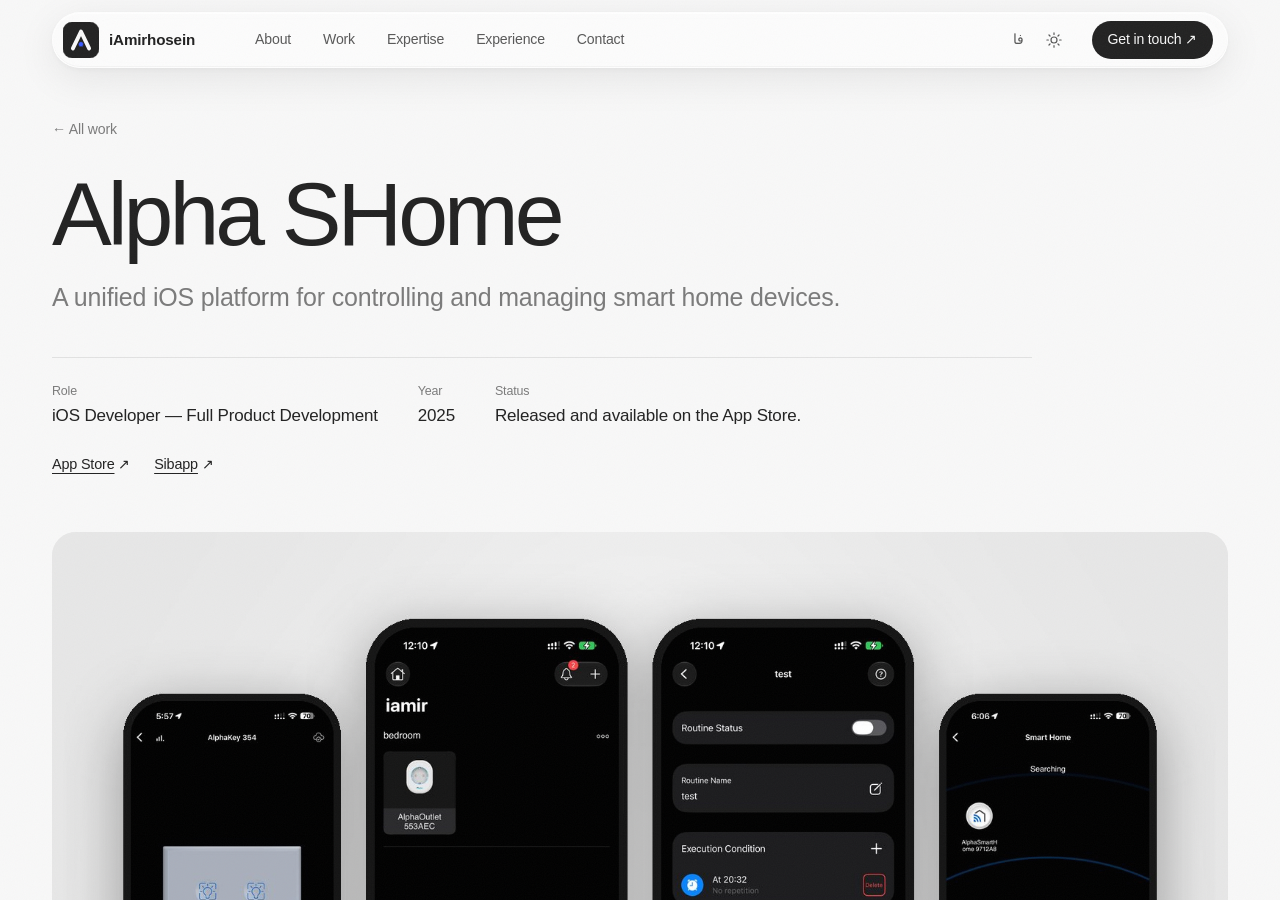
<file: portfolio/alpha-holding/index.html>
<!doctype html>
<html lang="fa" dir="rtl">
<head>
  <meta charset="utf-8">
  <title>iamirhosein.ir</title>
  <!-- old portfolio URL (linked from LinkedIn); forwards to the project page -->
  <link rel="canonical" href="https://iamirhosein.ir/project.html?p=alpha-shome">
  <meta name="robots" content="noindex">
  <meta http-equiv="refresh" content="0; url=/project.html?p=alpha-shome">
</head>
<body>
  <a href="/project.html?p=alpha-shome">iamirhosein.ir</a>
</body>
</html>
</file>
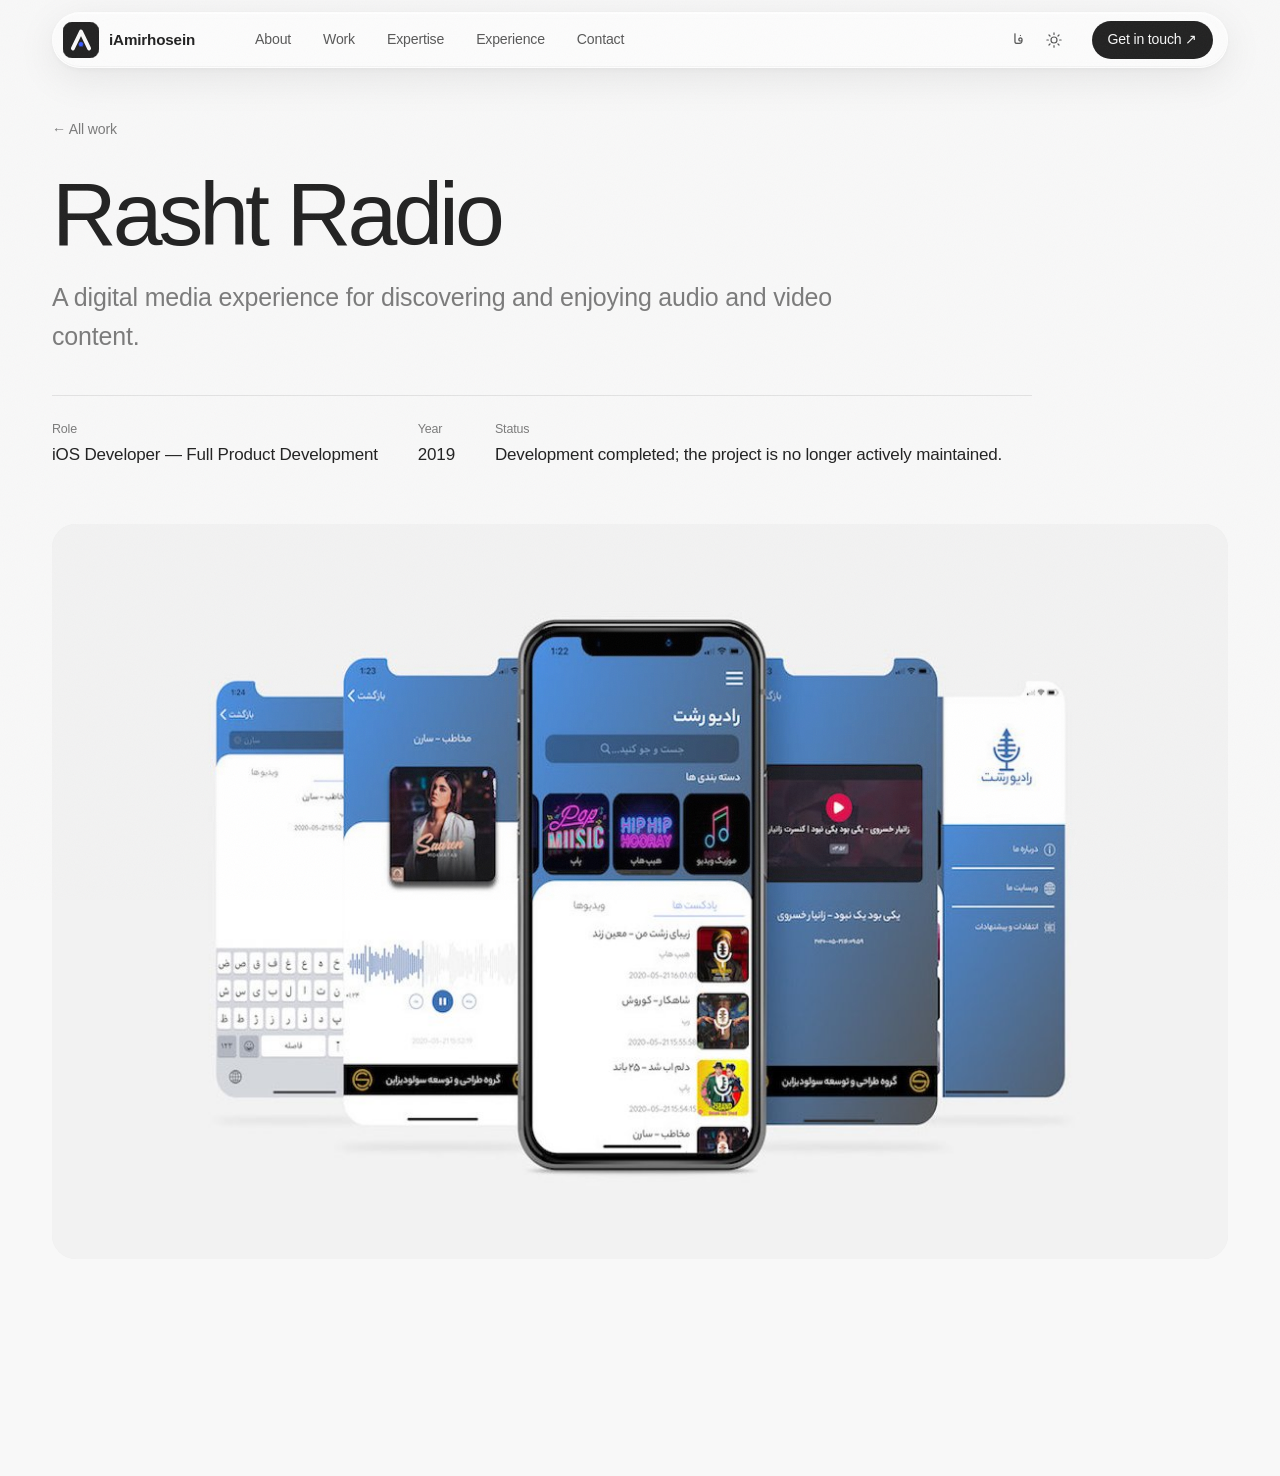
<file: portfolio/rashtradio/index.html>
<!doctype html>
<html lang="fa" dir="rtl">
<head>
  <meta charset="utf-8">
  <title>iamirhosein.ir</title>
  <!-- old portfolio URL (linked from LinkedIn); forwards to the project page -->
  <link rel="canonical" href="https://iamirhosein.ir/project.html?p=rasht-radio">
  <meta name="robots" content="noindex">
  <meta http-equiv="refresh" content="0; url=/project.html?p=rasht-radio">
</head>
<body>
  <a href="/project.html?p=rasht-radio">iamirhosein.ir</a>
</body>
</html>
</file>
